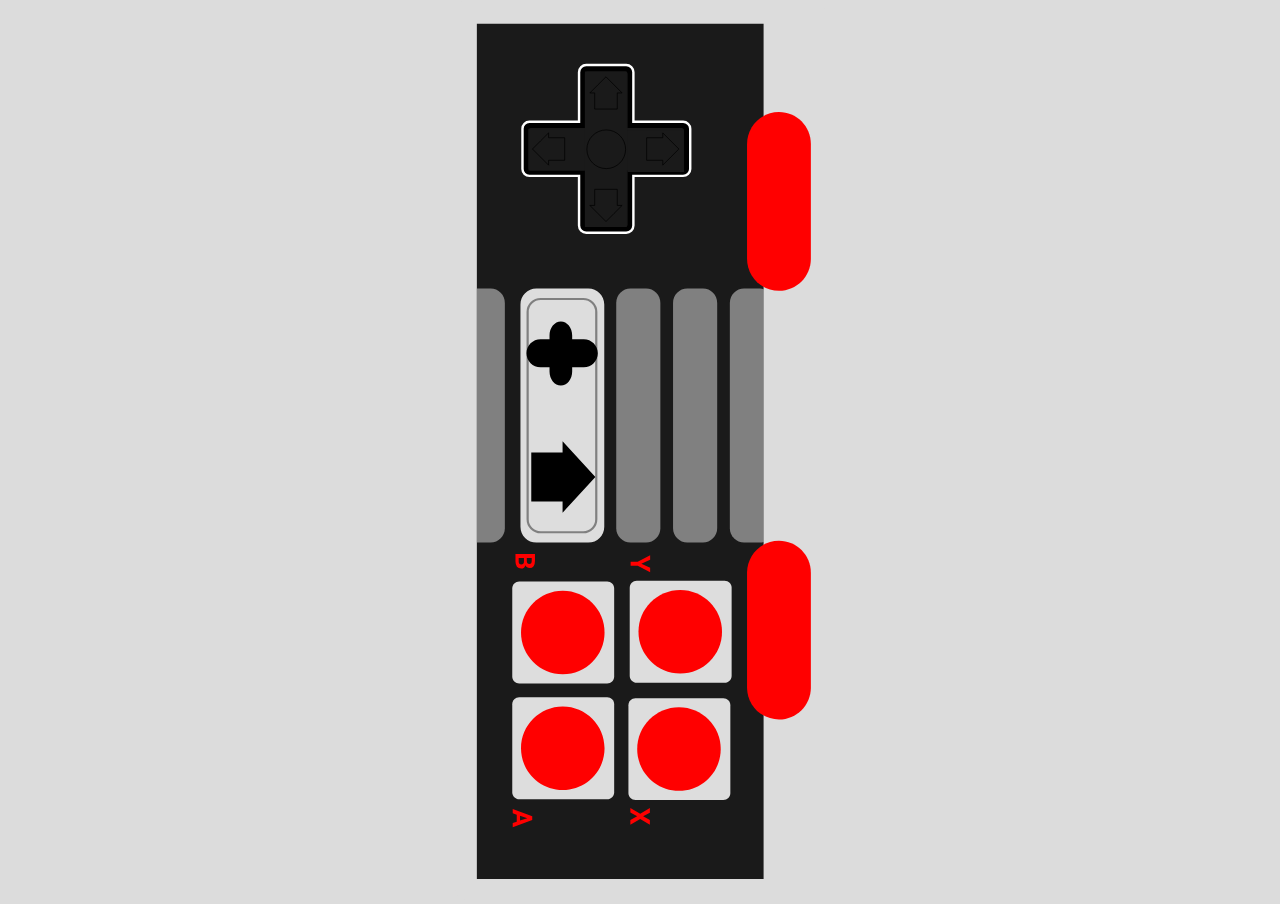
<file: nes_style_right_joycon/index.html>
<!doctype html><html lang="en"><head><meta charset="utf-8"><meta name="viewport" content="width=device-width,initial-scale=1,maximum-scale=1,user-scalable=no"/><link rel="shortcut icon" href="./favicon.ico"><title>React App</title><link href="./static/css/main.452b7408.css" rel="stylesheet"></head><body><div id="root"></div><script type="text/javascript" src="./static/js/main.4687c66a.js"></script></body></html>
</file>
<file: nes_style_right_joycon/static/css/main.452b7408.css>
.App{text-align:center;height:100vh}body,html{height:100vh;overflow:hidden;background-color:#dcdcdc}svg{height:100%}.App-logo{animation:App-logo-spin infinite 20s linear;height:80px}.App-header{background-color:#222;height:150px;padding:20px;color:#fff}.App-intro{font-size:large}@keyframes App-logo-spin{0%{transform:rotate(0deg)}to{transform:rotate(1turn)}}body{margin:0;padding:0;font-family:sans-serif}
/*# sourceMappingURL=main.452b7408.css.map*/
</file>
